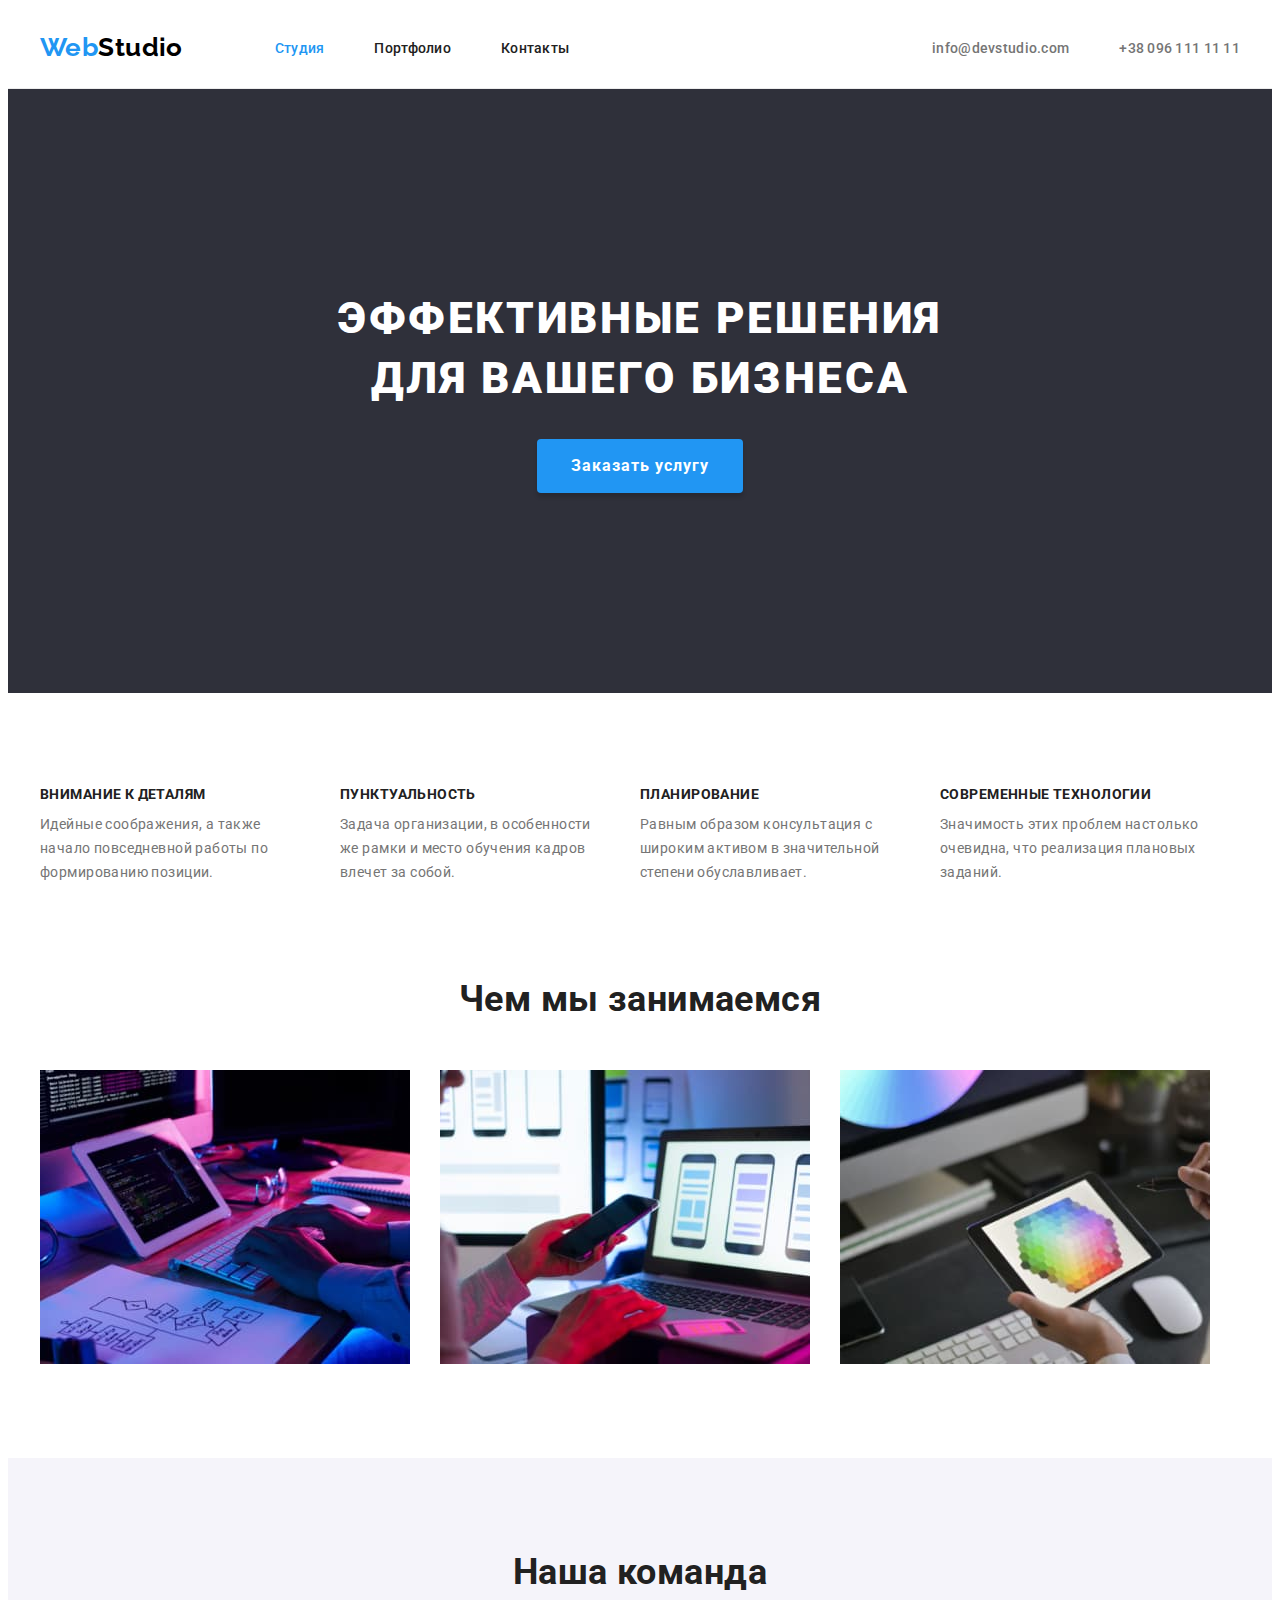
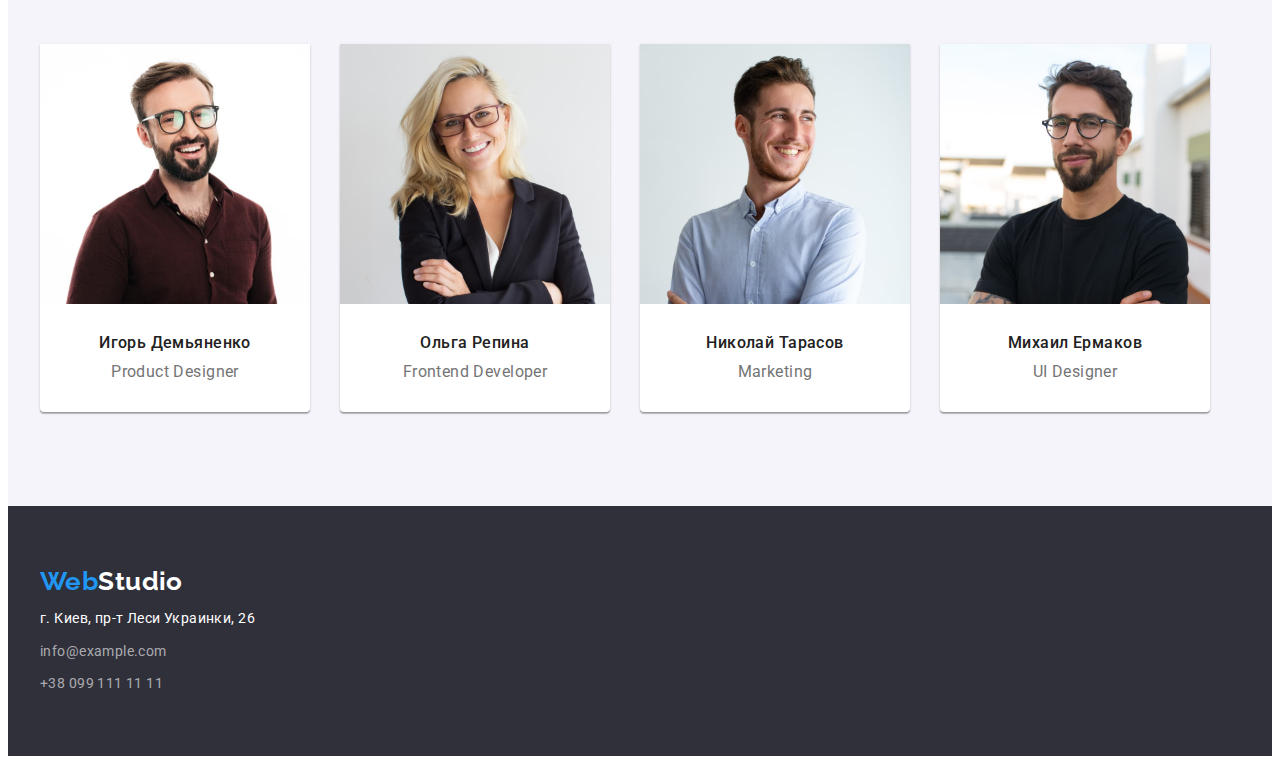
<file: index.html>
<!DOCTYPE html>
<html lang="ru">
  <head>
    <meta charset="UTF-8" />
    <meta http-equiv="X-UA-Compatible" content="IE=edge" />
    <meta name="viewport" content="width=device-width, initial-scale=1.0" />
    <title>Web Studio</title>
    <link rel="preconnect" href="https://fonts.googleapis.com" />
    <link rel="preconnect" href="https://fonts.gstatic.com" crossorigin />
    <link
      href="https://fonts.googleapis.com/css2?family=Raleway:wght@700&family=Roboto:wght@400;500;700;900&display=swap"
      rel="stylesheet"
    />
    <link
      rel="stylesheet"
      href="https://cdnjs.cloudflare.com/ajax/libs/modern-normalize/1.1.0/modern-normalize.min.css"
      integrity="sha512-wpPYUAdjBVSE4KJnH1VR1HeZfpl1ub8YT/NKx4PuQ5NmX2tKuGu6U/JRp5y+Y8XG2tV+wKQpNHVUX03MfMFn9Q=="
      crossorigin="anonymous"
      referrerpolicy="no-referrer"
    />
    <link rel="stylesheet" href="./css/styles.css" />
  </head>
  <body>
    <header class="header">
      <div class="container">
        <!-- Navigation -->
        <nav class="nav">
          <a href="/" class="logo"><span class="logo-web">Web</span>Studio</a>
          <ul class="nav-list list">
            <li class="item">
              <a href="./index.html" class="link current">Студия</a>
            </li>
            <li class="item">
              <a href="./portfolio.html" class="link">Портфолио</a>
            </li>
            <li class="item">
              <a href="" class="link">Контакты</a>
            </li>
          </ul>
        </nav>
        <!-- Contacts -->
        <ul class="auth-nav list">
          <li class="item">
            <a href="mailto:info@devstudio.com" class="link">info@devstudio.com</a>
          </li>
          <li class="item">
            <a href="tel:+380961111111" class="link">+38 096 111 11 11</a>
          </li>
        </ul>
      </div>
    </header>

    <main>
      <!-- Hero -->
      <section class="hero section">
        <div class="container">
          <h1 class="hero-title uppercase">Эффективные решения для вашего бизнеса</h1>
          <button type="button" class="button">Заказать услугу</button>
        </div>
      </section>

      <!-- Feature-->
      <section class="feature section">
        <div class="container">
          <h2 class="feature-title visually-hidden">Особенности</h2>
          <ul class="feature-list list">
            <li class="item">
              <h3 class="title uppercase">Внимание к деталям</h3>
              <p>
                Идейные соображения, а также начало повседневной работы по формированию позиции.
              </p>
            </li>
            <li class="item">
              <h3 class="title uppercase">Пунктуальность</h3>
              <p>
                Задача организации, в особенности же рамки и место обучения кадров влечет за собой.
              </p>
            </li>
            <li class="item">
              <h3 class="title uppercase">Планирование</h3>
              <p>
                Равным образом консультация с широким активом в значительной степени обуславливает.
              </p>
            </li>
            <li class="item">
              <h3 class="title uppercase">Современные технологии</h3>
              <p>Значимость этих проблем настолько очевидна, что реализация плановых заданий.</p>
            </li>
          </ul>
        </div>
      </section>

      <!-- Activity -->
      <section class="activity section">
        <div class="container">
          <h2 class="activity-title section-title">Чем мы занимаемся</h2>
          <ul class="activity-list list">
            <li>
              <img src="./images/box-1.jpg" alt="программирование" width="370" />
            </li>
            <li>
              <img src="./images/box-2.jpg" alt="мобильные приложения" width="370" />
            </li>
            <li>
              <img src="./images/box-3.jpg" alt="веб дизайн" width="370" />
            </li>
          </ul>
        </div>
      </section>

      <!-- Team -->
      <section class="team section">
        <div class="container">
          <h2 class="team-title section-title">Наша команда</h2>
          <ul class="team-list list">
            <li class="team-item">
              <img
                src="./images/team-card-1.jpg"
                class="team-img"
                alt="фотография Игорь Демьяненко"
                width="270"
              />
              <h3>Игорь Демьяненко</h3>
              <p>Product Designer</p>
            </li>
            <li class="team-item">
              <img
                src="./images/team-card-2.jpg"
                class="team-img"
                alt="фотография Ольга Репина"
                width="270"
              />
              <h3>Ольга Репина</h3>
              <p>Frontend Developer</p>
            </li>
            <li class="team-item">
              <img
                src="./images/team-card-3.jpg"
                class="team-img"
                alt="фотография Николай Тарасов"
                width="270"
              />
              <h3>Николай Тарасов</h3>
              <p>Marketing</p>
            </li>
            <li class="team-item">
              <img
                src="./images/team-card-4.jpg"
                class="team-img"
                alt="фотография Михаил Ермаков"
                width="270"
              />
              <h3>Михаил Ермаков</h3>
              <p>UI Designer</p>
            </li>
          </ul>
        </div>
      </section>
    </main>

    <!-- Footer -->
    <footer class="footer section">
      <div class="container">
        <!-- Address -->
        <a href="index.html" class="logo"> <span class="logo-web">Web</span>Studio</a>
        <address>
          <a
            href="https://goo.gl/maps/piqngm7oDQpEDh6u6"
            target="_blank"
            rel="noopener nofollow noreferrer"
            >г. Киев, пр-т Леси Украинки, 26</a
          >
        </address>
        <!-- Contacts -->
        <ul class="auth-nav-footer list">
          <li class="item">
            <a href="mailto:info@example.com" class="link">info@example.com</a>
          </li>
          <li class="item">
            <a href="tel:+380991111111" class="link email">+38 099 111 11 11</a>
          </li>
        </ul>
      </div>
    </footer>
  </body>
</html>
</file>
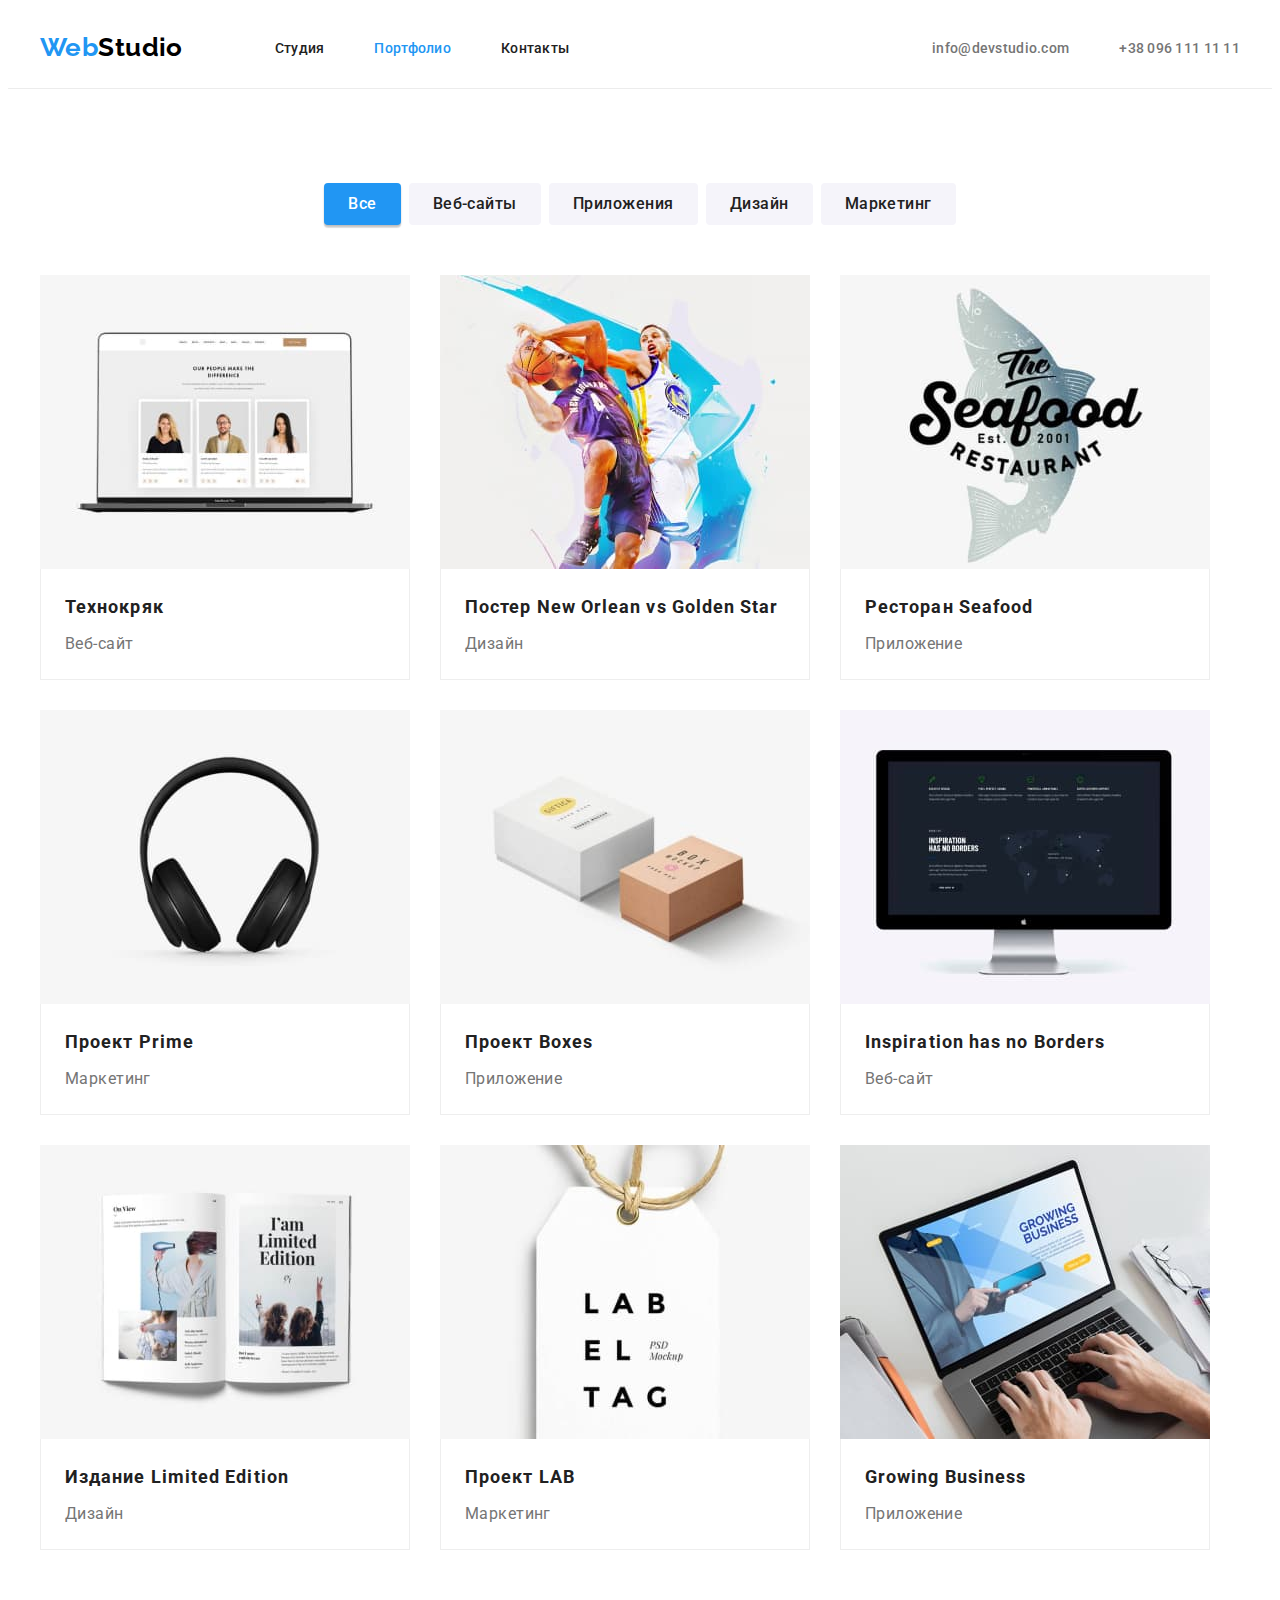
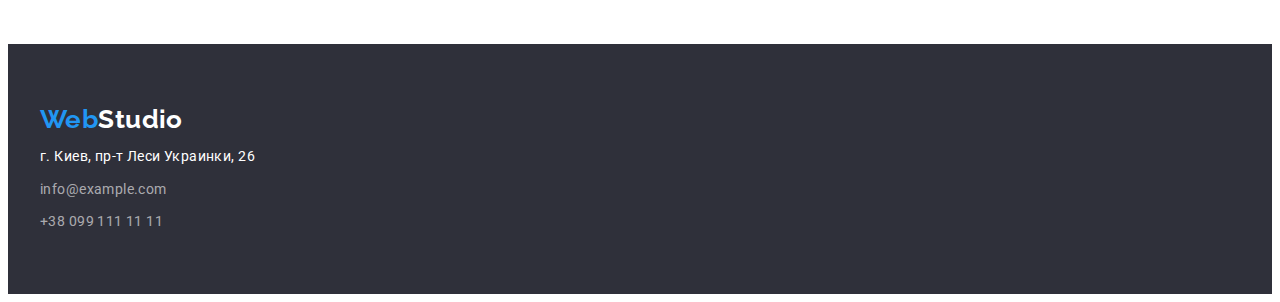
<file: portfolio.html>
<!DOCTYPE html>
<html lang="ru">
  <head>
    <meta charset="UTF-8" />
    <meta http-equiv="X-UA-Compatible" content="IE=edge" />
    <meta name="viewport" content="width=device-width, initial-scale=1.0" />
    <title>Portfolio Web Studio</title>
    <link rel="preconnect" href="https://fonts.googleapis.com" />
    <link rel="preconnect" href="https://fonts.gstatic.com" crossorigin />
    <link
      href="https://fonts.googleapis.com/css2?family=Raleway:wght@700&family=Roboto:wght@400;500;700&display=swap"
      rel="stylesheet"
    />
    <link
      rel="stylesheet"
      href="https://cdnjs.cloudflare.com/ajax/libs/modern-normalize/1.1.0/modern-normalize.min.css"
      integrity="sha512-wpPYUAdjBVSE4KJnH1VR1HeZfpl1ub8YT/NKx4PuQ5NmX2tKuGu6U/JRp5y+Y8XG2tV+wKQpNHVUX03MfMFn9Q=="
      crossorigin="anonymous"
      referrerpolicy="no-referrer"
    />
    <link rel="stylesheet" href="./css/styles.css" />
  </head>
  <body>
    <header class="header">
      <div class="container">
        <!-- Navigation -->
        <nav class="nav">
          <a href="/" class="logo"><span class="logo-web">Web</span>Studio</a>
          <ul class="nav-list list">
            <li class="item">
              <a href="./index.html" class="link">Студия</a>
            </li>
            <li class="item">
              <a href="./portfolio.html" class="link current">Портфолио</a>
            </li>
            <li class="item">
              <a href="" class="link">Контакты</a>
            </li>
          </ul>
        </nav>
        <!-- Contacts -->
        <ul class="auth-nav list">
          <li class="item">
            <a href="mailto:info@devstudio.com" class="link">info@devstudio.com</a>
          </li>
          <li class="item">
            <a href="tel:+380961111111" class="link">+38 096 111 11 11</a>
          </li>
        </ul>
      </div>
    </header>

    <main>
      <!-- Portfolio -->
      <section class="portfolio section">
        <div class="container">
          <h1 class="visually-hidden">Портфолио</h1>
          <!--Buttons-Filter-->
          <ul class="filter-list list">
            <li class="item">
              <button type="button" class="button current">Всe</button>
            </li>
            <li class="item">
              <button type="button" class="button">Веб-сайты</button>
            </li>
            <li class="item">
              <button type="button" class="button">Приложения</button>
            </li>
            <li class="item">
              <button type="button" class="button">Дизайн</button>
            </li>
            <li class="item">
              <button type="button" class="button">Маркетинг</button>
            </li>
          </ul>
          <!-- Work examples -->
          <ul class="examples-list list">
            <li>
              <a class="examples-card" href="">
                <img src="./images/portfolio-img1.jpg" alt="Веб-сайт Технокряк" width="370" />
                <div class="examples-text">
                  <h2 class="examples-title">Технокряк</h2>
                  <p class="examples-desc">Веб-сайт</p>
                </div>
              </a>
            </li>
            <li>
              <a class="examples-card" href="">
                <img
                  src="./images/portfolio-img2.jpg"
                  alt="Постер New Orlean vs Golden Star"
                  width="370"
                />
                <div class="examples-text">
                  <h2 class="examples-title">Постер New Orlean vs Golden Star</h2>
                  <p class="examples-desc">Дизайн</p>
                </div>
              </a>
            </li>
            <li>
              <a class="examples-card" href="">
                <img src="./images/portfolio-img3.jpg" alt="Банер Ресторан Seafood" width="370" />
                <div class="examples-text">
                  <h2 class="examples-title">Ресторан Seafood</h2>
                  <p class="examples-desc">Приложение</p>
                </div>
              </a>
            </li>
            <li>
              <a class="examples-card" href="">
                <img src="./images/portfolio-img4.jpg" alt="Изображение наушники" width="370" />
                <div class="examples-text">
                  <h2 class="examples-title">Проект Prime</h2>
                  <p class="examples-desc">Маркетинг</p>
                </div>
              </a>
            </li>
            <li>
              <a class="examples-card" href="">
                <img src="./images/portfolio-img5.jpg" alt="Картинка две коробки" width="370" />
                <div class="examples-text">
                  <h2 class="examples-title">Проект Boxes</h2>
                  <p class="examples-desc">Приложение</p>
                </div>
              </a>
            </li>
            <li>
              <a class="examples-card" href="">
                <img src="./images/portfolio-img6.jpg" alt="Картинка Веб-сайта" width="370" />
                <div class="examples-text">
                  <h2 class="examples-title">Inspiration has no Borders</h2>
                  <p class="examples-desc">Веб-сайт</p>
                </div>
              </a>
            </li>
            <li>
              <a class="examples-card" href="">
                <img
                  src="./images/portfolio-img7.jpg"
                  alt="Картинка журнал в развороте"
                  width="370"
                />
                <div class="examples-text">
                  <h2 class="examples-title">Издание Limited Edition</h2>
                  <p class="examples-desc">Дизайн</p>
                </div>
              </a>
            </li>
            <li>
              <a class="examples-card" href="">
                <img
                  src="./images/portfolio-img8.jpg"
                  alt="Картинка бирка с надписью Проект LAB"
                  width="370"
                />
                <div class="examples-text">
                  <h2 class="examples-title">Проект LAB</h2>
                  <p class="examples-desc">Маркетинг</p>
                </div>
              </a>
            </li>
            <li>
              <a class="examples-card" href="">
                <img
                  src="./images/portfolio-img9.jpg"
                  alt="Картинка человек, работающий на компьютере"
                  width="370"
                />
                <div class="examples-text">
                  <h2 class="examples-title">Growing Business</h2>
                  <p class="examples-desc">Приложение</p>
                </div>
              </a>
            </li>
          </ul>
        </div>
      </section>
    </main>
    <!-- Footer -->
    <footer class="footer section">
      <div class="container">
        <!-- Address -->
        <a href="index.html" class="logo"> <span class="logo-web">Web</span>Studio</a>
        <address>
          <a
            href="https://goo.gl/maps/piqngm7oDQpEDh6u6"
            target="_blank"
            rel="noopener nofollow noreferrer"
            >г. Киев, пр-т Леси Украинки, 26</a
          >
        </address>
        <!-- Contacts -->
        <ul class="auth-nav-footer list">
          <li class="item">
            <a href="mailto:info@example.com" class="link">info@example.com</a>
          </li>
          <li class="item">
            <a href="tel:+380991111111" class="link email">+38 099 111 11 11</a>
          </li>
        </ul>
      </div>
    </footer>
  </body>
</html>
</file>
<file: css/styles.css>
/* основной цвет текста  серый #757575 */
/* вторичный цвет черный(оттенок) #212121 ; */
/* акцент+дополнительный цвет для части лого  #2196F3  */
/* дополнительный цвет черный #000000(лого шапка), белый #FFFFFF (лого футер, текст хэдер, адрес футер*/
/* цвет для футера auth-nav белый полупрозрачный rgba(255, 255, 255, 0.6) */
/* фон темно-серый  #2F303A(герой, футер)  и бело-серый #F5F4FA ("наша команда")*/

/* шрифты */
/* основной шрифт Roboto 400,500,700,900*/
/* шрифт для лого Raleway 700 */

:root {
  --primary-text-color: #757575;
  --title-text-color: #212121;
  --accent-color: #2196f3;
  --primary-white-color: #ffffff;
  --secondary-black-color: #000000;
  --bg-color-grey: #2f303a;
  --bg-color-white-grey: #f5f4fa;
  --footer-auth-nav-color: rgba(255, 255, 255, 0.6);
}

body {
  background-color: var(--primary-white-color);
  color: var(--primary-text-color);
  font-family: 'Roboto', sans-serif;
  font-size: 14px;
  letter-spacing: 0.03em;
}
h1,
h2,
h3 {
  color: var(--title-text-color);
}
h1,
h2,
h3,
h4,
p {
  margin: 0;
}
ul,
ol {
  margin: 0;
  padding: 0;
}

img {
  display: block;
}

button {
  cursor: pointer;
}

address {
  font-style: none;
}

/* утилиты */
/* утилита для УДАЛЕНИЯ ТОЧЕК в списках */
.list {
  padding: 0;
  margin: 0;

  list-style: none;
}

/* шаблон uppercase */
.uppercase {
  text-transform: uppercase;
}

/* утилита для скрытия текста */
.visually-hidden {
  position: absolute;
  width: 1px;
  height: 1px;
  margin: -1px;
  border: 0;
  padding: 0;
  white-space: nowrap;
  clip-path: inset(100%);
  clip: rect(0 0 0 0);
  overflow: hidden;
}

.section {
  padding-top: 94px;
  padding-bottom: 94px;
}

.container {
  /* outline: 2px solid mediumseagreen; */
  width: 1200px;
  margin-left: auto;
  margin-right: auto;
  padding: 0 15px;
}

/* ----------HEADER----------- */
.header {
  border-bottom: 1px solid #ececec;
}

.header .container {
  display: flex;
  align-items: center;
}

.nav {
  display: flex;
}

.nav .logo {
  padding-top: 24px;
  padding-bottom: 25px;

  color: var(--secondary-black-color);
  text-decoration: none;
  font-family: 'Raleway', sans-serif;
  font-weight: 700;
  font-size: 26px;
  line-height: 1.2;
}

.nav .logo-web {
  color: var(--accent-color);
}

/* ----------Site-nav-------- */
.nav-list {
  display: flex;
  margin-left: 92px;
  align-items: center;
}

.nav-list .item:not(:last-child) {
  margin-right: 50px;
}

.nav-list .link {
  display: block;
  padding-top: 32px;
  padding-bottom: 32px;

  color: var(--title-text-color);
  text-decoration: none;
  font-weight: 500;
  line-height: 1.15;
  letter-spacing: 0.02em;
}

.nav-list .link:hover,
.nav-list .link:focus {
  color: var(--accent-color);
}

.nav-list .link.current {
  color: var(--accent-color);
}

/* -------Auth-Nav------- */

.auth-nav {
  display: flex;
  margin-left: auto;
  flex-wrap: wrap;
  column-gap: 50px;
}

/* .auth-nav .item:not(:last-child) {
  margin-right: 50px;
} */

.auth-nav .link {
  display: block;
  padding-top: 32px;
  padding-bottom: 32px;

  color: var(--primary-text-color);
  text-decoration: none;
  font-weight: 500;
  line-height: 1.15;
  letter-spacing: 0.02em;
}

.auth-nav .link:hover,
.auth-nav .link:focus {
  color: var(--accent-color);
}

/* ----------MAIN----------- */

/* ----------Hero----------- */
.hero {
  background-color: var(--bg-color-grey);
}

.hero.section {
  padding-top: 200px;
  padding-bottom: 200px;
}

.hero > .container {
  text-align: center;
}

.hero-title {
  margin-bottom: 30px;
  margin-left: auto;
  margin-right: auto;
  max-width: 696px;

  color: var(--primary-white-color);
  font-weight: 900;
  font-size: 44px;
  line-height: 1.36;
  letter-spacing: 0.06em;
}
.hero .button {
  min-width: 200px;
  min-height: 50px;
  padding: 10px 32px;

  color: var(--primary-white-color);
  background-color: var(--accent-color);
  cursor: pointer;
  font-family: 'Roboto', sans-serif;
  font-weight: 700;
  font-size: 16px;
  line-height: 1.88;
  letter-spacing: 0.06em;

  border-radius: 4px;
  border: 2px solid transparent;
  box-shadow: 0px 4px 4px rgba(0, 0, 0, 0.15);
}

.hero .button:hover,
.hero .button:focus {
  background-color: #188ce8;
}

/* -----------Feature------------*/

.feature-list {
  display: flex;
  margin-left: auto;
  margin-right: auto;
  align-items: center;
  flex-wrap: wrap;
  gap: 30px;
}

.feature-list .item {
  width: 270px;
}

/* .feature-list .item:not(:last-child) {
  margin-right: 30px;
} */

.feature-list .title {
  margin-bottom: 10px;

  font-size: 14px;
  line-height: 1.14;
}

.feature-list p {
  line-height: 1.71;
}

/* -----------Activity---------- */
.activity.section {
  padding-top: 0;
}

.activity-title {
  margin-bottom: 50px;
}

.section-title {
  font-size: 36px;
  line-height: 1.16;
  text-align: center;
}

.activity-list {
  display: flex;
  flex-wrap: wrap;
  gap: 30px;
}

/* -----------Team------------ */
.team {
  background-color: var(--bg-color-white-grey);
}

.team-title {
  margin-bottom: 50px;
}

.team-list {
  display: flex;
  flex-wrap: wrap;
  gap: 30px;
}

.team-item {
  display: flex;
  flex-direction: column;
  min-width: 270px;
  padding-bottom: 30px;
  align-items: center;

  background-color: var(--primary-white-color);

  box-shadow: 0px 1px 3px rgba(0, 0, 0, 0.12), 0px 1px 1px rgba(0, 0, 0, 0.14),
    0px 2px 1px rgba(0, 0, 0, 0.2);
  border-radius: 0px 0px 4px 4px;
}

.team-img {
  margin-bottom: 30px;
}

.team-list h3 {
  margin-bottom: 10px;

  font-weight: 500;
  font-size: 16px;
  line-height: 1.18;
}

.team-list p {
  font-size: 16px;
  line-height: 1.18;
}

/*-----------FOOTER----------*/

.footer {
  padding-top: 60px;
  padding-bottom: 60px;

  color: var(--primary-white-color);
  background-color: var(--bg-color-grey);
}

/*------------Logo-----------*/
.footer .logo {
  color: var(--primary-white-color);
  text-decoration: none;
  font-family: 'Raleway', sans-serif;
  font-weight: 700;
  font-size: 26px;
  line-height: 1.19;
}

.footer .logo-web {
  color: var(--accent-color);
}

/* ---------- Address -------- */
.footer address {
  margin-top: 10px;
}

address a {
  color: var(--primary-white-color);
  text-decoration: none;
  font-style: normal;
  line-height: 1.7;
}

/*----------Contacts----------*/
.auth-nav-footer {
  margin-top: 9px;
  display: flex;
  flex-direction: column;
}

.auth-nav-footer .item:nth-child(even) {
  margin-top: 9px;
}

.auth-nav-footer .link {
  color: var(--footer-auth-nav-color);
  text-decoration: none;
  line-height: 1.7;
}

.auth-nav-footer .link:hover,
.auth-nav-footer .link:focus {
  color: var(--accent-color);
}

/* -------------PORTFOLIO PAGE------------ */

/* -------------Buttons-Filter------------ */
.filter-list {
  margin-bottom: 50px;
  display: flex;
  justify-content: center;
  min-width: 73px;
  flex-wrap: wrap;
  gap: 8px;
}

.filter-list .button {
  padding: 6px 22px;

  background-color: var(--bg-color-white-grey);
  color: var(--title-text-color);
  font-family: 'Roboto', sans-serif;
  font-weight: 500;
  font-size: 16px;
  line-height: 1.62;
  letter-spacing: 0.03em;
  border-radius: 4px;
  border-color: transparent;
  cursor: pointer;
}
.filter-list .button:hover,
.filter-list .button:focus {
  background-color: var(--accent-color);
  color: var(--primary-white-color);
  box-shadow: 0px 3px 1px rgba(0, 0, 0, 0.1), 0px 1px 2px rgba(0, 0, 0, 0.08),
    0px 2px 2px rgba(0, 0, 0, 0.12);
}
.filter-list .button.current {
  background-color: var(--accent-color);
  color: var(--primary-white-color);
  box-shadow: 0px 3px 1px rgba(0, 0, 0, 0.1), 0px 1px 2px rgba(0, 0, 0, 0.08),
    0px 2px 2px rgba(0, 0, 0, 0.12);
}
/* ---------- Work examples ----------- */
.examples-list {
  display: flex;
  flex-basis: 370px;
  flex-wrap: wrap;
  gap: 30px;
}

.examples-text {
  padding: 20px 24px;
  display: flex;
  flex-direction: column;
  flex-wrap: wrap;
  gap: 4px;

  border-right: 1px solid #eeeeee;
  border-bottom: 1px solid #eeeeee;
  border-left: 1px solid #eeeeee;
}

.examples-card {
  text-decoration: none;
}
.examples-title {
  font-size: 18px;
  line-height: 2;
  letter-spacing: 0.06em;
}
.examples-desc {
  color: var(--primary-text-color);
  font-size: 16px;
  line-height: 1.87;
}

/* шрифты портфолио*/
/* основной шрифт Roboto 400,500,700,*/
/* шрифт для лого Raleway 700 */
</file>
